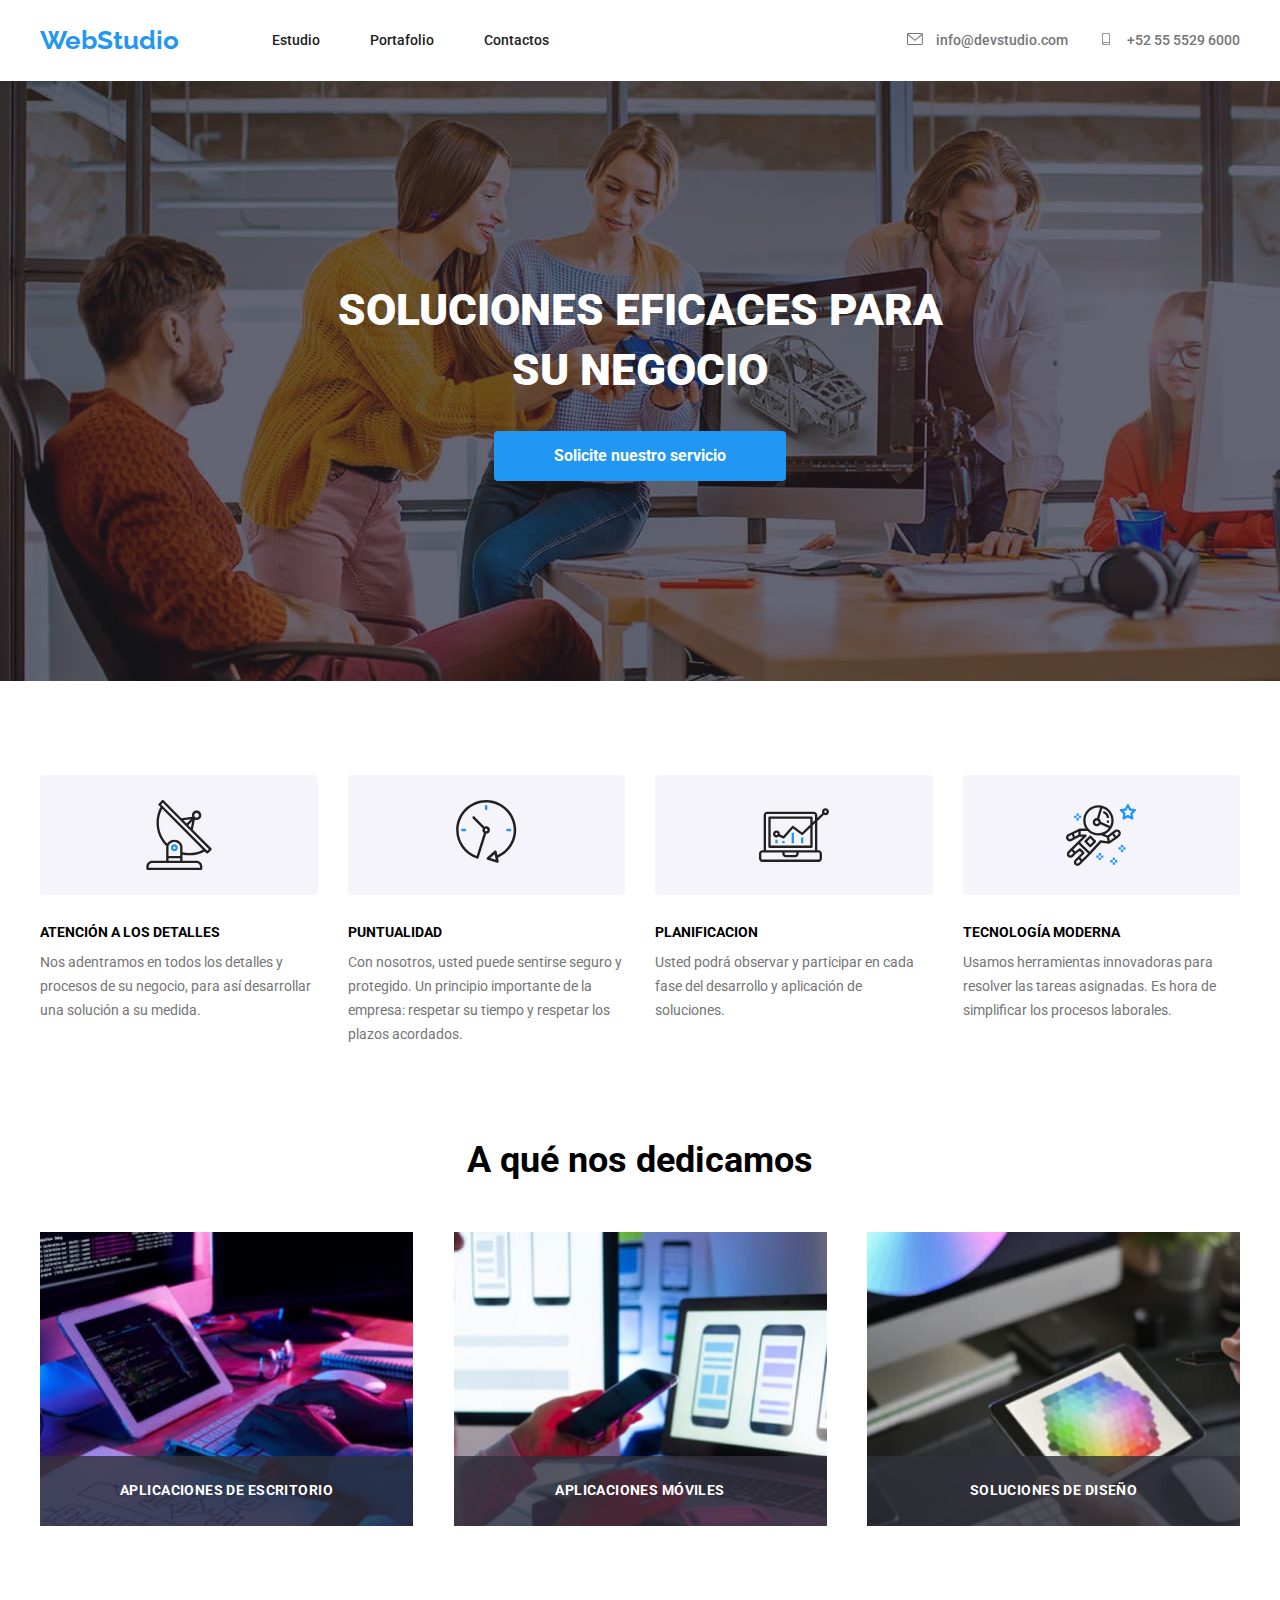
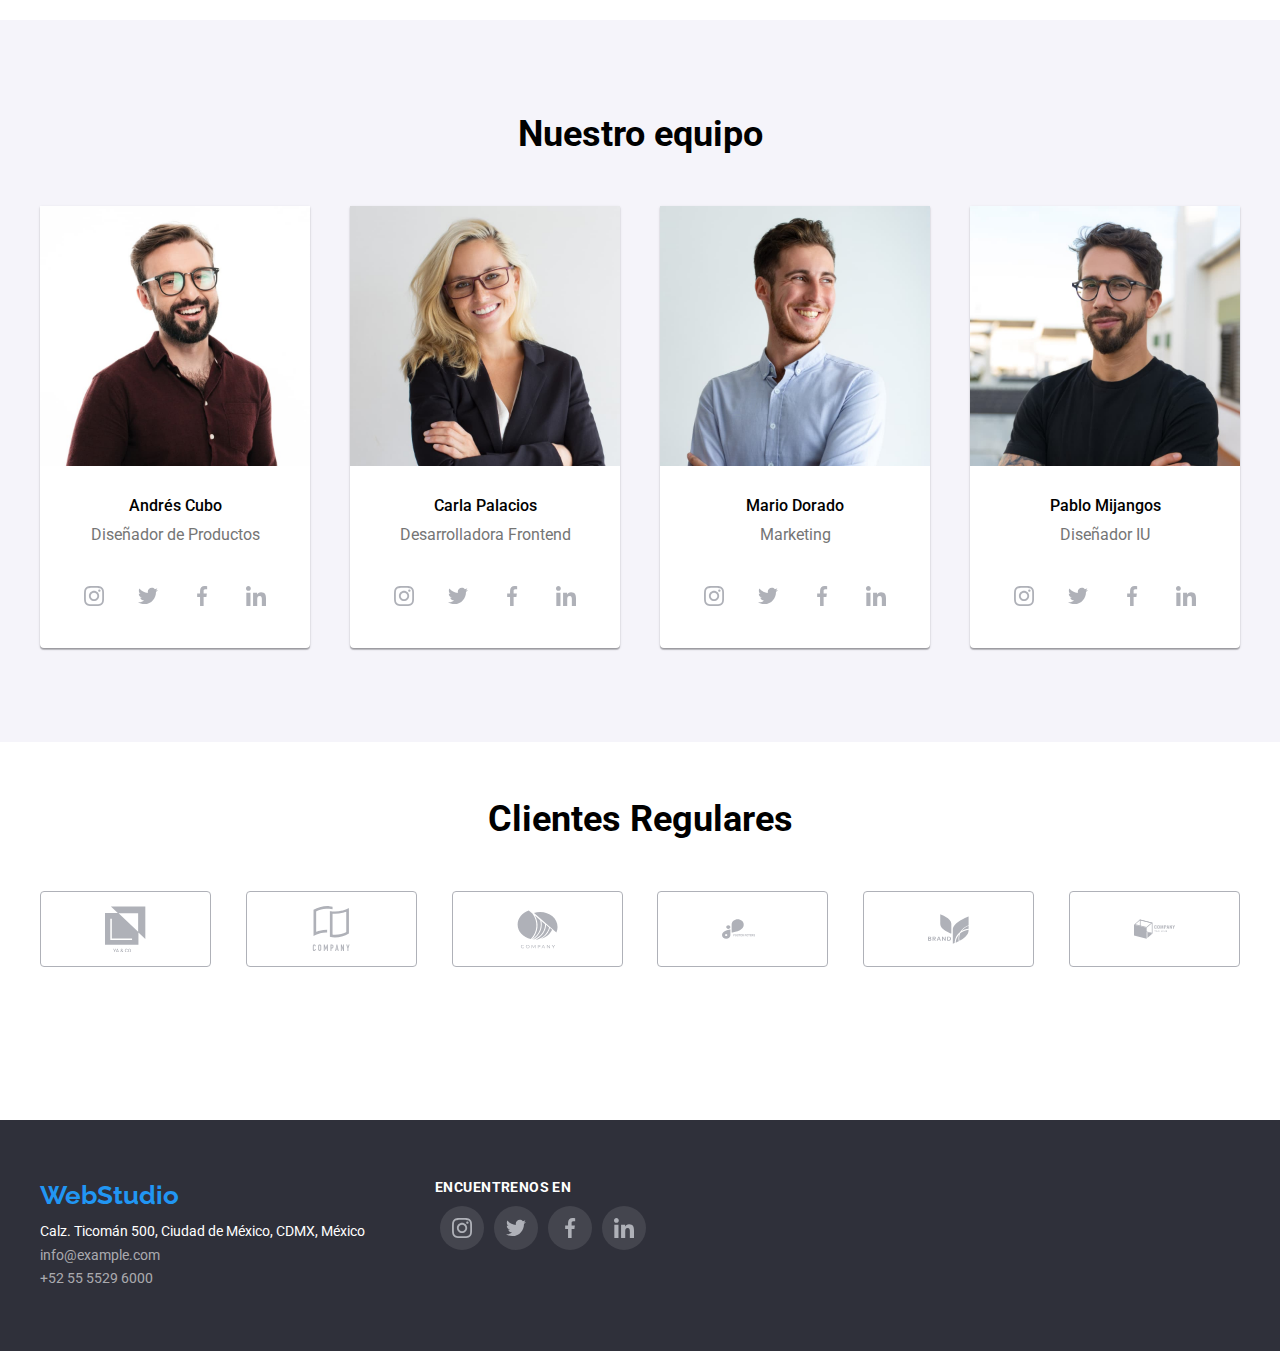
<file: index.html>
<!DOCTYPE html>
<html lang="en">
  <head>
    <!-- Normalizer  -->
    <link
      rel="stylesheet"
      href="https://cdnjs.cloudflare.com/ajax/libs/modern-normalize/1.0.0/modern-normalize.min.css"
    />

    <!-- Owner's Styles  -->
    <link rel="stylesheet" href="./css/styles.css" />

    <!-- Font's Styles  -->
    <link rel="preconnect" href="https://fonts.googleapis.com" />
    <link rel="preconnect" href="https://fonts.gstatic.com" crossorigin />
    <link
      href="https://fonts.googleapis.com/css2?family=Raleway:wght@700&family=Roboto:wght@400;500;700;900&display=swap"
      rel="stylesheet"
    />
    <meta charset="UTF-8" />
    <meta http-equiv="X-UA-Compatible" content="IE=edge" />
    <meta name="viewport" content="width=device-width, initial-scale=1.0" />
    <title>WebStudio</title>
  </head>
  <body>
    <header class="header-block container-head container">
      <nav class="container-nav">
        <a class="header-title" href="#">WebStudio</a>
        <ul class="list container-list-nav">
          <li>
            <a class="header-navigation page link" href="./index.html"
              >Estudio</a
            >
          </li>
          <li>
            <a class="header-navigation link" href="./portfolio.html"
              >Portafolio</a
            >
          </li>
          <li>
            <a class="header-navigation link" href="#">Contactos</a>
          </li>
        </ul>
      </nav>
      <ul class="list container-contact">
        <li class="header-list-contact">
          <svg class="icon icon-header-contact pointer">
            <use xlink:href="./images/icons.svg#icon-sobre"></use>
          </svg>
          <a class="header-contact" href="mailto:info@devstudio.com"
            >info@devstudio.com</a
          >
        </li>
        <li class="header-list-contact">
          <svg class="icon icon-header-contact pointer">
            <use xlink:href="./images/icons.svg#icon-smarthpone"></use>
          </svg>
          <a class="header-contact" href="tel:+525555296000"
            >+52 55 5529 6000</a
          >
        </li>
      </ul>
    </header>

    <main>
      <section class="main-top">
        <div class="main-overlay-img">
          <section class="container-top-main container">
            <h1 class="main-title">SOLUCIONES EFICACES PARA SU NEGOCIO</h1>
            <button class="button pointer" type="button">
              Solicite nuestro servicio
            </button>
          </section>
        </div>
      </section>

      <section class="main-middle container">
        <section class="main-element-middle1">
          <h2 style="display: none">Beneficios</h2>
          <ul class="list container-main-middle1">
            <li class="list-main-middle1">
              <div class="icon-background-middle">
                <svg class="icon icon-style-middle">
                  <use xlink:href="./images/icons.svg#icon-antena"></use>
                </svg>
              </div>
              <h3 class="subtitle-main-block">ATENCIÓN A LOS DETALLES</h3>
              <p class="text-main-block">
                Nos adentramos en todos los detalles y procesos de su negocio,
                para así desarrollar una solución a su medida.
              </p>
            </li>
            <li class="list-main-middle1">
              <div class="icon-background-middle">
                <svg class="icon icon-style-middle">
                  <use xlink:href="./images/icons.svg#icon-reloj"></use>
                </svg>
              </div>
              <h3 class="subtitle-main-block">PUNTUALIDAD</h3>
              <p class="text-main-block">
                Con nosotros, usted puede sentirse seguro y protegido. Un
                principio importante de la empresa: respetar su tiempo y
                respetar los plazos acordados.
              </p>
            </li>
            <li class="list-main-middle1">
              <div class="icon-background-middle">
                <svg class="icon icon-style-middle">
                  <use xlink:href="./images/icons.svg#icon-diagrama"></use>
                </svg>
              </div>
              <h3 class="subtitle-main-block">PLANIFICACION</h3>
              <p class="text-main-block">
                Usted podrá observar y participar en cada fase del desarrollo y
                aplicación de soluciones.
              </p>
            </li>
            <li class="list-main-middle1">
              <div class="icon-background-middle">
                <svg class="icon icon-style-middle">
                  <use xlink:href="./images/icons.svg#icon-astronauta"></use>
                </svg>
              </div>
              <h3 class="subtitle-main-block">TECNOLOGÍA MODERNA</h3>
              <p class="text-main-block">
                Usamos herramientas innovadoras para resolver las tareas
                asignadas. Es hora de simplificar los procesos laborales.
              </p>
            </li>
          </ul>
        </section>
        <section class="main-element-middle2">
          <h2 class="subtitle2-main-block">A qué nos dedicamos</h2>
          <ul class="list container-main-bottom">
            <li class="list-main-middle2">
              <div class="list-middle2-overlay">
                <p class="text-main-middle2">APLICACIONES DE ESCRITORIO</p>
              </div>

              <!-- <img
                src="./images/typing_tablet.jpg"
                alt="Someone typing code in a keyboard front a tablet"
                width="373"
              /> -->
            </li>
            <li class="list-main-middle2">
              <div class="list-middle2-overlay">
                <p class="text-main-middle2">APLICACIONES MÓVILES</p>
              </div>
              <!-- <img
                src="./images/laptop_phone.jpg"
                alt="Someone watching the phone and using a laptop"
                width="373"
              /> -->
            </li>
            <li class="list-main-middle2">
              <div class="list-middle2-overlay">
                <p class="text-main-middle2">SOLUCIONES DE DISEÑO</p>
              </div>
              <!-- <img
                src="./images/tablet_panelcolor.jpg"
                alt="A tablet showing a color panel"
                width="373"
              /> -->
            </li>
          </ul>
        </section>
      </section>
      <section class="main-bottom-block">
        <section class="container">
          <h2 class="subtitle2-main-block">Nuestro equipo</h2>
          <ul class="list container-main-bottom">
            <li class="main-bottom-list">
              <img
                src="./images/man_glasses.jpg"
                alt="Andrés Cubo"
                width="270"
              />
              <h3 class="subtitle-bottom-block">Andrés Cubo</h3>
              <p class="text-bottom-block">Diseñador de Productos</p>
              <section class="main-bottom-span">
                <div class="icon-span">
                  <svg class="icon icon-style-contacts">
                    <use xlink:href="./images/icons.svg#icon-instagram"></use>
                  </svg>
                </div>
                <div class="icon-span">
                  <svg class="icon icon-style-contacts">
                    <use xlink:href="./images/icons.svg#icon-twitter"></use>
                  </svg>
                </div>

                <div class="icon-span">
                  <svg class="icon icon-style-contacts">
                    <use xlink:href="./images/icons.svg#icon-facebook"></use>
                  </svg>
                </div>

                <div class="icon-span">
                  <svg class="icon icon-style-contacts">
                    <use xlink:href="./images/icons.svg#icon-linkedin"></use>
                  </svg>
                </div>
              </section>
            </li>
            <li class="main-bottom-list">
              <img
                src="./images/girl_glasses.jpg"
                alt="Carla Palacios"
                width="270"
              />
              <h3 class="subtitle-bottom-block">Carla Palacios</h3>
              <p class="text-bottom-block">Desarrolladora Frontend</p>
              <section class="main-bottom-span">
                <div class="icon-span">
                  <svg class="icon icon-style-contacts">
                    <use xlink:href="./images/icons.svg#icon-instagram"></use>
                  </svg>
                </div>
                <div class="icon-span">
                  <svg class="icon icon-style-contacts">
                    <use xlink:href="./images/icons.svg#icon-twitter"></use>
                  </svg>
                </div>

                <div class="icon-span">
                  <svg class="icon icon-style-contacts">
                    <use xlink:href="./images/icons.svg#icon-facebook"></use>
                  </svg>
                </div>

                <div class="icon-span">
                  <svg class="icon icon-style-contacts">
                    <use xlink:href="./images/icons.svg#icon-linkedin"></use>
                  </svg>
                </div>
              </section>
            </li>
            <li class="main-bottom-list">
              <img
                src="./images/man_blue_shirt.jpg"
                alt="Mario Dorado"
                width="270"
              />
              <h3 class="subtitle-bottom-block">Mario Dorado</h3>
              <p class="text-bottom-block">Marketing</p>
              <section class="main-bottom-span">
                <div class="icon-span">
                  <svg class="icon icon-style-contacts">
                    <use xlink:href="./images/icons.svg#icon-instagram"></use>
                  </svg>
                </div>
                <div class="icon-span">
                  <svg class="icon icon-style-contacts">
                    <use xlink:href="./images/icons.svg#icon-twitter"></use>
                  </svg>
                </div>

                <div class="icon-span">
                  <svg class="icon icon-style-contacts">
                    <use xlink:href="./images/icons.svg#icon-facebook"></use>
                  </svg>
                </div>

                <div class="icon-span">
                  <svg class="icon icon-style-contacts">
                    <use xlink:href="./images/icons.svg#icon-linkedin"></use>
                  </svg>
                </div>
              </section>
            </li>
            <li class="main-bottom-list">
              <img
                src="./images/man_black_tshirt.jpg"
                alt="Pablo Mijangos"
                width="270"
              />
              <h3 class="subtitle-bottom-block">Pablo Mijangos</h3>
              <p class="text-bottom-block">Diseñador IU</p>
              <section class="main-bottom-span">
                <div class="icon-span">
                  <svg class="icon icon-style-contacts">
                    <use xlink:href="./images/icons.svg#icon-instagram"></use>
                  </svg>
                </div>
                <div class="icon-span">
                  <svg class="icon icon-style-contacts">
                    <use xlink:href="./images/icons.svg#icon-twitter"></use>
                  </svg>
                </div>

                <div class="icon-span">
                  <svg class="icon icon-style-contacts">
                    <use xlink:href="./images/icons.svg#icon-facebook"></use>
                  </svg>
                </div>

                <div class="icon-span">
                  <svg class="icon icon-style-contacts">
                    <use xlink:href="./images/icons.svg#icon-linkedin"></use>
                  </svg>
                </div>
              </section>
            </li>
          </ul>
        </section>
      </section>
      <section class="main-bottom-block2">
        <section class="container">
          <h2 class="subtitle2-main-block">Clientes Regulares</h2>
          <section class="container-main-bottom2">
            <div class="div-bottom2">
              <svg class="icon icon-style-client">
                <use xlink:href="./images/icons.svg#icon-grupo_1"></use>
              </svg>
            </div>
            <div class="div-bottom2">
              <svg class="icon icon-style-client">
                <use xlink:href="./images/icons.svg#icon-grupo_2"></use>
              </svg>
            </div>
            <div class="div-bottom2">
              <svg class="icon icon-style-client">
                <use xlink:href="./images/icons.svg#icon-grupo_3"></use>
              </svg>
            </div>
            <div class="div-bottom2">
              <svg class="icon icon-style-client">
                <use xlink:href="./images/icons.svg#icon-grupo_4"></use>
              </svg>
            </div>
            <div class="div-bottom2">
              <svg class="icon icon-style-client">
                <use xlink:href="./images/icons.svg#icon-grupo_5"></use>
              </svg>
            </div>
            <div class="div-bottom2">
              <svg class="icon icon-style-client">
                <use xlink:href="./images/icons.svg#icon-grupo_6"></use>
              </svg>
            </div>
          </section>
        </section>
      </section>
    </main>
    <footer class="footer-background">
      <section class="container footer-style">
        <section class="footer-element">
          <a class="header-title" href="./index.html">WebStudio</a>
          <address class="footer-address">
            <ul class="list">
              <li>
                <a
                  class="text-main-block color-text-white footer-text-behavior"
                  href="https://goo.gl/maps/GB3hHYx3USkWvwVn7"
                  target="_blank"
                  rel="noopener noreferrer"
                  >Calz. Ticomán 500, Ciudad de México, CDMX, México</a
                >
              </li>
              <li>
                <a
                  class="text-main-block color-text-gray footer-text-behavior"
                  href="mailto:info@example.com"
                  >info@example.com</a
                >
              </li>
              <li>
                <a
                  class="text-main-block color-text-gray footer-text-behavior"
                  href="tel:+525555296000"
                  >+52 55 5529 6000</a
                >
              </li>
            </ul>
          </address>
        </section>
        <section class="footer-element">
          <p class="text-footer2">ENCUENTRENOS EN</p>
          <section class="main-bottom-span">
            <div class="icon-footer">
              <svg class="icon icon-style-contacts">
                <use xlink:href="./images/icons.svg#icon-instagram"></use>
              </svg>
            </div>
            <div class="icon-footer">
              <svg class="icon icon-style-contacts">
                <use xlink:href="./images/icons.svg#icon-twitter"></use>
              </svg>
            </div>

            <div class="icon-footer">
              <svg class="icon icon-style-contacts">
                <use xlink:href="./images/icons.svg#icon-facebook"></use>
              </svg>
            </div>

            <div class="icon-footer">
              <svg class="icon icon-style-contacts">
                <use xlink:href="./images/icons.svg#icon-linkedin"></use>
              </svg>
            </div>
          </section>
        </section>
      </section>
    </footer>
  </body>
</html>
</file>
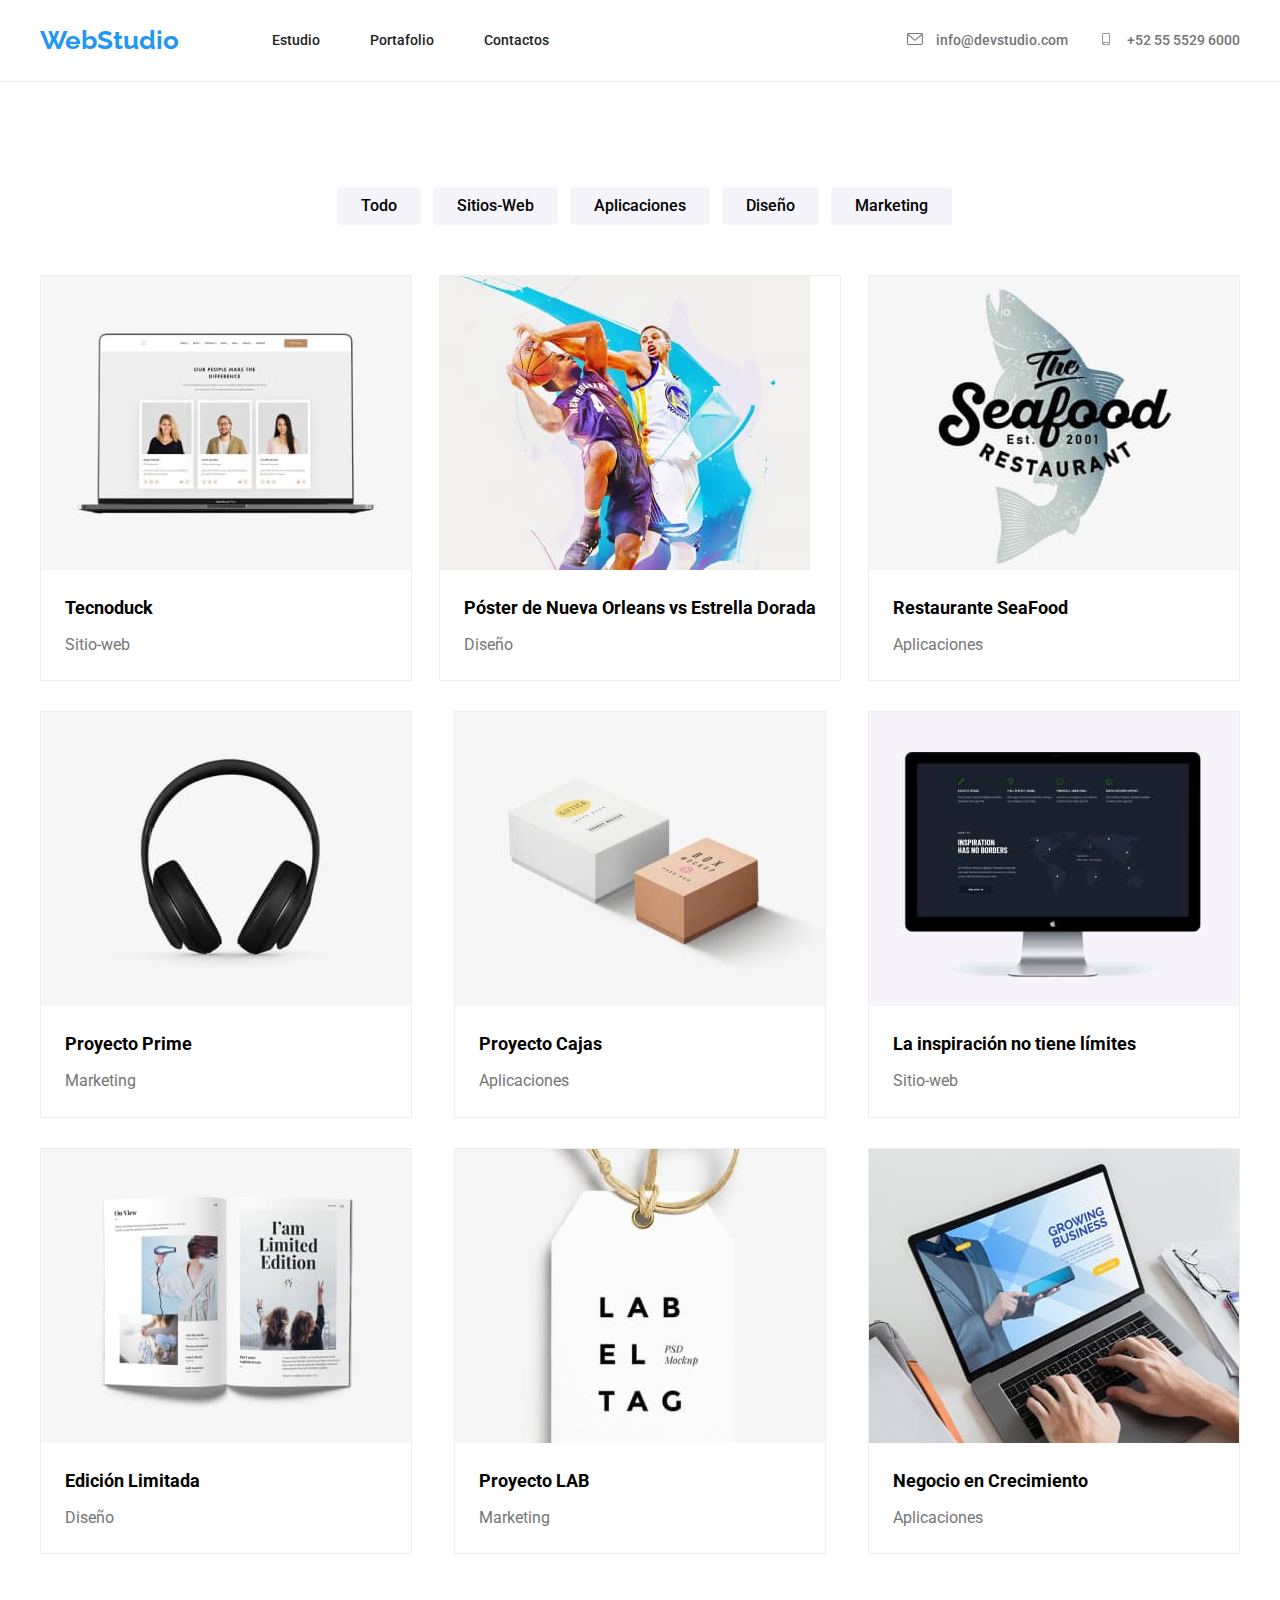
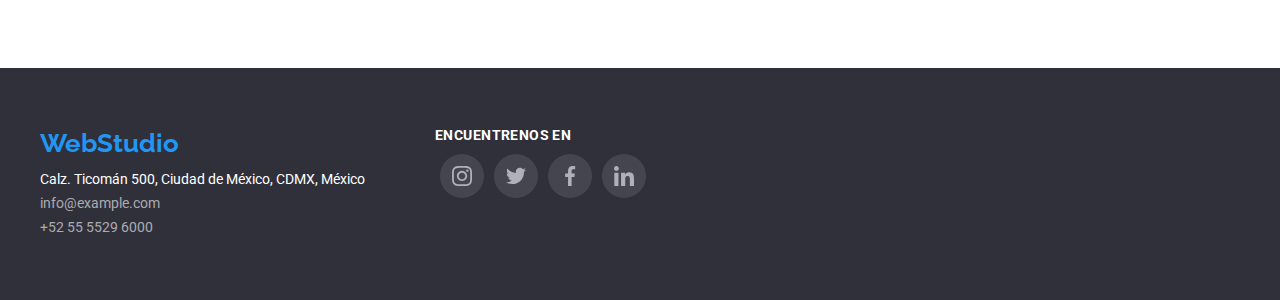
<file: portfolio.html>
<!DOCTYPE html>
<html lang="en">
  <head>
    <!-- Normalizer  -->
    <link
      rel="stylesheet"
      href="https://cdnjs.cloudflare.com/ajax/libs/modern-normalize/1.0.0/modern-normalize.min.css"
    />

    <!-- Owner's Styles  -->
    <link rel="stylesheet" href="./css/styles.css" />

    <!-- Font's Styles  -->
    <link rel="preconnect" href="https://fonts.googleapis.com" />
    <link rel="preconnect" href="https://fonts.gstatic.com" crossorigin />
    <link
      href="https://fonts.googleapis.com/css2?family=Raleway:wght@700&family=Roboto:wght@400;500;700;900&display=swap"
      rel="stylesheet"
    />

    <meta charset="UTF-8" />
    <meta http-equiv="X-UA-Compatible" content="IE=edge" />
    <meta name="viewport" content="width=device-width, initial-scale=1.0" />
    <title>Portafolio</title>
  </head>
  <body>
    <header class="header-border-portfolio">
      <div class="header-block container-head container">
        <nav class="container-nav">
          <a class="header-title" href="#">WebStudio</a>
          <ul class="list container-list-nav">
            <li>
              <a class="header-navigation link" href="./index.html">Estudio</a>
            </li>
            <li>
              <a class="header-navigation page link" href="./portfolio.html"
                >Portafolio</a
              >
            </li>
            <li>
              <a class="header-navigation link" href="#">Contactos</a>
            </li>
          </ul>
        </nav>
        <ul class="list container-contact">
          <li class="header-list-contact">
            <svg class="icon icon-header-contact pointer">
              <use xlink:href="./images/icons.svg#icon-sobre"></use>
            </svg>
            <a class="header-contact" href="mailto:info@devstudio.com"
              >info@devstudio.com</a
            >
          </li>
          <li class="header-list-contact">
            <svg class="icon icon-header-contact pointer">
              <use xlink:href="./images/icons.svg#icon-smarthpone"></use>
            </svg>
            <a class="header-contact" href="tel:+525555296000"
              >+52 55 5529 6000</a
            >
          </li>
        </ul>
      </div>
    </header>
    <main class="container main-portfolio">
      <nav class="nav-main-portfolio">
        <button class="button-portfolio pointer" type="button">Todo</button>
        <button class="button-portfolio pointer" type="button">
          Sitios-Web
        </button>
        <button class="button-portfolio pointer" type="button">
          Aplicaciones
        </button>
        <button class="button-portfolio pointer" type="button">Diseño</button>
        <button class="button-portfolio pointer" type="button">
          Marketing
        </button>
      </nav>

      <ul class="list container-main-portfolio">
        <li class="pointer main-list-portfolio">
          <img src="./images/tecnoduck.jpg" alt="Tecnoduck" width="370" />
          <h3 class="main-name-service">Tecnoduck</h3>
          <p class="main-desc-service">Sitio-web</p>
        </li>
        <li class="pointer main-list-portfolio">
          <img src="./images/nba_players.jpg" alt="Poster NBA" width="370" />
          <h3 class="main-name-service">
            Póster de Nueva Orleans vs Estrella Dorada
          </h3>
          <p class="main-desc-service">Diseño</p>
        </li>
        <li class="pointer main-list-portfolio">
          <img
            src="./images/restaurant_seafood.jpg"
            alt="Restaurante SeaFood"
            width="370"
          />
          <h3 class="main-name-service">Restaurante SeaFood</h3>
          <p class="main-desc-service">Aplicaciones</p>
        </li>
        <li class="pointer main-list-portfolio">
          <img src="./images/headphone.jpg" alt="Headphone" width="370" />
          <h3 class="main-name-service">Proyecto Prime</h3>
          <p class="main-desc-service">Marketing</p>
        </li>
        <li class="pointer main-list-portfolio">
          <img src="./images/two_boxes.jpg" alt="Dos cajas" width="370" />
          <h3 class="main-name-service">Proyecto Cajas</h3>
          <p class="main-desc-service">Aplicaciones</p>
        </li>
        <li class="pointer main-list-portfolio">
          <img src="./images/monitor.jpg" alt="Monitor" width="370" />
          <h3 class="main-name-service">La inspiración no tiene límites</h3>
          <p class="main-desc-service">Sitio-web</p>
        </li>
        <li class="pointer main-list-portfolio">
          <img src="./images/magazine.jpg" alt="Revista" width="370" />
          <h3 class="main-name-service">Edición Limitada</h3>
          <p class="main-desc-service">Diseño</p>
        </li>
        <li class="pointer main-list-portfolio">
          <img src="./images/label.jpg" alt="Etiqueta Lab" width="370" />
          <h3 class="main-name-service">Proyecto LAB</h3>
          <p class="main-desc-service">Marketing</p>
        </li>
        <li class="pointer main-list-portfolio">
          <img src="./images/typing_computer.jpg" alt="Portatil" width="370" />
          <h3 class="main-name-service">Negocio en Crecimiento</h3>
          <p class="main-desc-service">Aplicaciones</p>
        </li>
      </ul>
    </main>
    <footer class="footer-background">
      <section class="container footer-style">
        <section class="footer-element">
          <a class="header-title" href="./index.html">WebStudio</a>
          <address class="footer-address">
            <ul class="list">
              <li>
                <a
                  class="text-main-block color-text-white footer-text-behavior"
                  href="https://goo.gl/maps/GB3hHYx3USkWvwVn7"
                  target="_blank"
                  rel="noopener noreferrer"
                  >Calz. Ticomán 500, Ciudad de México, CDMX, México</a
                >
              </li>
              <li>
                <a
                  class="text-main-block color-text-gray footer-text-behavior"
                  href="mailto:info@example.com"
                  >info@example.com</a
                >
              </li>
              <li>
                <a
                  class="text-main-block color-text-gray footer-text-behavior"
                  href="tel:+525555296000"
                  >+52 55 5529 6000</a
                >
              </li>
            </ul>
          </address>
        </section>
        <section class="footer-element">
          <p class="text-footer2">ENCUENTRENOS EN</p>
          <section class="main-bottom-span">
            <div class="icon-footer">
              <svg class="icon icon-style-contacts">
                <use xlink:href="./images/icons.svg#icon-instagram"></use>
              </svg>
            </div>
            <div class="icon-footer">
              <svg class="icon icon-style-contacts">
                <use xlink:href="./images/icons.svg#icon-twitter"></use>
              </svg>
            </div>

            <div class="icon-footer">
              <svg class="icon icon-style-contacts">
                <use xlink:href="./images/icons.svg#icon-facebook"></use>
              </svg>
            </div>

            <div class="icon-footer">
              <svg class="icon icon-style-contacts">
                <use xlink:href="./images/icons.svg#icon-linkedin"></use>
              </svg>
            </div>
          </section>
        </section>
      </section>
    </footer>
  </body>
</html>
</file>
<file: css/styles.css>
/* ********************* */
/* ********************* */
/* Normalize Section*/
body {
  font-family: 'Roboto';
}

h1,
h2,
h3,
h4,
h5,
h6,
p {
  margin: 0;
}

img {
  display: block;
  max-width: 100%;
  height: auto;
}

address {
  font-style: normal;
}

.link {
  text-decoration: none;
  color: currentColor;
}

.list {
  list-style: none;
  padding: 0;
  margin: 0;
}

/* ********************* */
/* ********************* */
.container {
  width: 1200px;
  margin: 0 auto;
}
.container-head {
  display: flex;
  padding: 25px 0;
}

.container-nav {
  display: flex;
  width: 50%;
}

.container-list-nav {
  display: flex;
  align-items: center;
}

.container-contact {
  display: flex;
  justify-content: flex-end;
  align-items: center;
  width: 50%;
}

.container-top-main {
  padding: 200px 0;
}

.container-main-middle1 {
  display: flex;
}

.container-main-bottom {
  display: flex;
  justify-content: space-between;
}

.container-main-bottom2 {
  display: flex;
  justify-content: space-between;
}

.container-main-portfolio {
  display: flex;
  flex-wrap: wrap;
  justify-content: space-between;
  margin-top: 50px;
}

/* ********************* */
/* ********************* */
.icon {
  display: block;
  stroke-width: 0;
  stroke: currentColor;
  fill: currentColor;
}

.icon-header-contact {
  display: inline-block;
  width: 16px;
  height: 12px;
  fill: #757575;
}

.icon-style-middle {
  width: 70px;
  height: 70px;
  margin: 0 auto;
}

.icon-span {
  width: 44px;
  height: 44px;
  padding: 12px;
  margin: 0 5px 30px;
  border-radius: 50%;
  background-color: #ffffff;
}

.icon-span:hover > svg {
  fill: #ffffff;
}

.icon-span:hover {
  background-color: #2196f3;
}

.icon-style-contacts {
  width: 20px;
  height: 20px;
  fill: #afb1b8;
}

.icon-background-middle {
  margin-bottom: 30px;
  padding: 25px 100px;
  background: #f5f4fa;
  border-radius: 4px;
}

.icon-style-client {
  width: 41px;
  height: 46px;
  fill: #afb1b8;
}

.icon-footer {
  width: 44px;
  height: 44px;
  padding: 12px;
  margin: 0 5px 30px;
  border-radius: 50%;
  background-color: rgba(255, 255, 255, 0.1);
}

.icon-footer:hover > svg {
  fill: #ffffff;
}

.icon-footer:hover {
  background-color: #2196f3;
}

/* ********************* */
/* ********************* */
/* Header's Styles */
.header-block {
  font-weight: 500;
  font-size: 14px;
  line-height: 1.14;
  color: #212121;
}

.header-title {
  font-family: 'Raleway';
  font-weight: 700;
  font-size: 26px;
  line-height: 1.2;
  color: #2196f3;
  text-decoration: none;
  margin-right: 93px;
  text-align: center;
}

.header-navigation {
  margin-right: 50px;
}

.header-navigation:hover {
  color: #2196f3;
}

.page:visited {
  color: #2196f3;
}

.header-list-contact {
  padding-left: 30px;
}

.header-contact {
  color: #757575;
  text-decoration: none;
  margin-left: 10px;
}

.header-list-contact:hover > a {
  color: #2196f3;
}

.header-list-contact:hover > svg {
  fill: #2196f3;
}

/* ********************* */
/* ********************* */
/* Main's Styles */
.main-top {
  background-image: url('../images/background_main.jpg');
  background-size: cover;
}

.main-overlay-img {
  background-color: rgba(47, 48, 58, 0.4);
}

.main-title {
  width: 55%;
  font-weight: 900;
  font-size: 44px;
  line-height: 1.36;
  color: #ffffff;
  text-align: center;
  margin: 0 auto 30px auto;
}

.button {
  font-weight: 700;
  font-size: 16px;
  line-height: 1.9;
  border: none;
  color: #ffffff;
  background-color: #2196f3;
  text-decoration: none;
  padding: 10px 60px;
  display: block;
  margin: 0 auto;
  border-radius: 4px;
}

.pointer {
  cursor: pointer;
}

.main-middle {
  padding: 94px 0;
}

.main-element-middle1 {
  margin-bottom: 94px;
}

.list-main-middle1 {
  width: 25%;
}

.list-main-middle1:first-child {
  margin-right: 15px;
}

.list-main-middle1:not(:first-child):not(:last-child) {
  margin: 0 15px;
}

.list-main-middle1:last-child {
  margin-left: 15px;
}

.subtitle-main-block {
  font-weight: 700;
  font-size: 14px;
  line-height: 1.14;
}

.text-main-block {
  margin-top: 10px;
  font-weight: 400;
  font-size: 14px;
  line-height: 1.7;
  color: #757575;
}

.main-element-middle2 {
  margin-top: 94px;
}

.list-main-middle2 {
  display: flex;
  width: 373px;
  height: 294px;
  align-items: flex-end;
}

.list-main-middle2:nth-child(1) {
  background-image: url('../images/typing_tablet.jpg');
  background-size: cover;
}

.list-main-middle2:nth-child(2) {
  background-image: url('../images/laptop_phone.jpg');
  background-size: cover;
}

.list-main-middle2:nth-child(3) {
  background-image: url('../images/tablet_panelcolor.jpg');
  background-size: cover;
}

.list-middle2-overlay {
  background: rgba(47, 48, 58, 0.8);
  padding: 27px 0;
  width: 373px;
}

.text-main-middle2 {
  font-weight: 700;
  font-size: 14px;
  line-height: 1.14;
  text-align: center;
  letter-spacing: 0.03em;
  color: #ffffff;
}

.subtitle2-main-block {
  font-weight: 700;
  font-size: 36px;
  line-height: 1.16;
  text-align: center;
  margin-bottom: 50px;
}

.main-bottom-list {
  background-color: #ffffff;
  box-shadow: 0px 1px 3px rgba(0, 0, 0, 0.12), 0px 1px 1px rgba(0, 0, 0, 0.14),
    0px 2px 1px rgba(0, 0, 0, 0.2);
  border-radius: 0px 0px 4px 4px;
}

.main-bottom-block {
  background-color: #f5f4fa;
  padding: 94px 0;
}

.subtitle-bottom-block {
  font-weight: 500;
  font-size: 16px;
  line-height: 1.19;
  text-align: center;
  margin-top: 30px;
  margin-bottom: 10px;
}

.text-bottom-block {
  font-weight: 400;
  font-size: 16px;
  line-height: 1.19;
  color: #757575;
  text-align: center;
  margin-top: 10px;
  margin-bottom: 30px;
}

.main-bottom-span {
  display: flex;
  justify-content: center;
  margin-top: 10px;
}

.main-bottom-block2 {
  margin-top: 57px;
  margin-bottom: 153px;
}

.div-bottom2 {
  border: 1px solid #afb1b8;
  border-radius: 4px;
  padding: 14px 64px;
}

.div-bottom2:hover > svg {
  fill: #2196f3;
}

.div-bottom2:hover {
  border: 1px solid #2196f3;
}
/* ********************* */
/* ********************* */
/* Main Portfolio's Styles */
.header-border-portfolio {
  border-bottom: 1px solid #ececec;
}

.main-portfolio {
  margin-top: 105px;
  margin-bottom: 84px;
}

.nav-main-portfolio {
  text-align: center;
}

.button-portfolio {
  font-family: 'Roboto';
  font-weight: 500;
  font-size: 16px;
  line-height: 1.6;
  background: #f5f4fa;
  border: none;
  border-radius: 4px;
  margin-left: 8px;
  padding: 6px 24px;
}

.button-portfolio:hover {
  background-color: #2196f3;
  color: #ffffff;
  box-shadow: 0px 3px 1px rgba(0, 0, 0, 0.1), 0px 1px 2px rgba(0, 0, 0, 0.08),
    0px 2px 2px rgba(0, 0, 0, 0.12);
}

.main-name-service {
  font-weight: 700;
  font-size: 18px;
  line-height: 2;
  margin: 20px 24px 4px;
}

.main-desc-service {
  font-weight: 400;
  font-size: 16px;
  line-height: 1.9;
  color: #757575;
  margin: 4px 24px 20px;
}

.main-list-portfolio {
  border: 1px solid #eeeeee;
  margin-bottom: 30px;
}

.main-list-portfolio:hover {
  border: 1px solid #eeeeee;
  box-shadow: 0px 1px 1px rgba(0, 0, 0, 0.12), 0px 4px 4px rgba(0, 0, 0, 0.06),
    1px 4px 6px rgba(0, 0, 0, 0.16);
}

/* ********************* */
/* ********************* */
/* Footer's Styles */
.footer-background {
  background-color: #2f303a;
}

.color-text-white {
  color: #ffffff;
  text-decoration: none;
}

.color-text-gray {
  color: rgba(255, 255, 255, 0.6);
  text-decoration: none;
}

.footer-text-behavior {
  font-style: normal;
  text-decoration: none;
}

.footer-text-behavior:hover {
  color: #2196f3;
}

.footer-style {
  display: flex;
  padding: 60px 0;
}

.footer-list-portfolio {
  width: 230px;
}

.footer-address {
  margin-top: 9px;
}

.footer-element:last-child {
  margin-left: 70px;
}

.text-footer2 {
  font-weight: 700;
  font-size: 14px;
  line-height: 1.14;
  letter-spacing: 0.03em;
  color: #ffffff;
}
</file>
